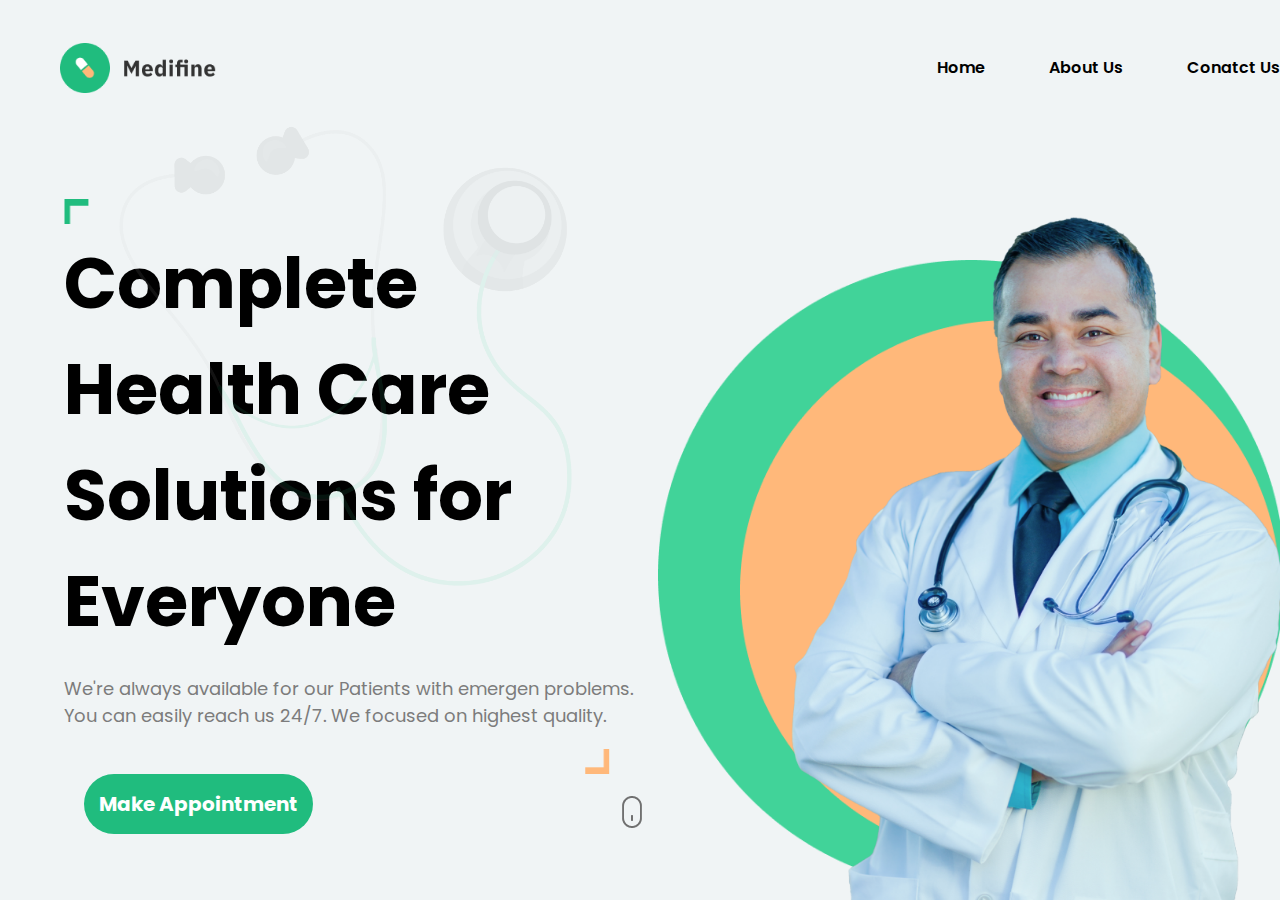
<file: index.html>
<!DOCTYPE html>
<html lang="en">
  <head>
    <meta charset="UTF-8" />
    <meta http-equiv="X-UA-Compatible" content="IE=edge" />
    <meta name="viewport" content="width=device-width, initial-scale=1.0" />
    <!-- google fonts -->
    <link rel="preconnect" href="https://fonts.googleapis.com" />
    <link rel="preconnect" href="https://fonts.gstatic.com" crossorigin />
    <link
      href="https://fonts.googleapis.com/css2?family=Poppins:ital,wght@0,100;0,200;0,300;0,400;0,500;0,600;0,700;0,800;0,900;1,100;1,800&display=swap"
      rel="stylesheet"
    />
    <!-- titel tag   -->
    <title>Hospital page</title>

    <link rel="stylesheet" href="./style/style.css" />
  </head>
  <body>
    <nav class="nav-bar">
      <img src="./images/logo.png" alt="logo" />

      <ul class="nav-menu">
        <li><a href="index.html">Home</a></li>
        <li><a href="about.html">About Us</a></li>
        <li><a href="conatactus.html">Conatct Us</a></li>
      </ul>
    </nav>
    <!-- main section  -->

    <main class="hero-section">

      <!-- right section  -->
      <section class="left-section">
        <img class="topAngle" src="./images/topAngle.png" alt="topAngle" />
        <h1>Complete Health  Care Solutions for  Everyone</h1>
        <p>
          We're always available for our Patients with emergen problems. You can
          easily reach  us 24/7. We focused on highest quality.
        </p>
        <img class="bottomAngle" src="./images/bottomAngle.png" alt="bottomAngle" />
        <br>
        <img class="stethoscope" src="./images/stethoscope.png" alt="stethoscope" />

        <button class="btn">Make Appointment</button>
        <img class="mouse" src="./images/mouse.png" alt="mouse">
      </section>
      <!-- LEFT SECTION -->
      <section class="right-section">
        <img class="greenBox" src="./images/greenBox.png" alt="greenBox">
        <img class="yellowBox" src="./images/yellowBox.png" alt="yellowBox">
        <img class="doctor" src="./images/doctor.png" alt="doctor">

      </section>
    </main>
  </body>
</html>
</file>
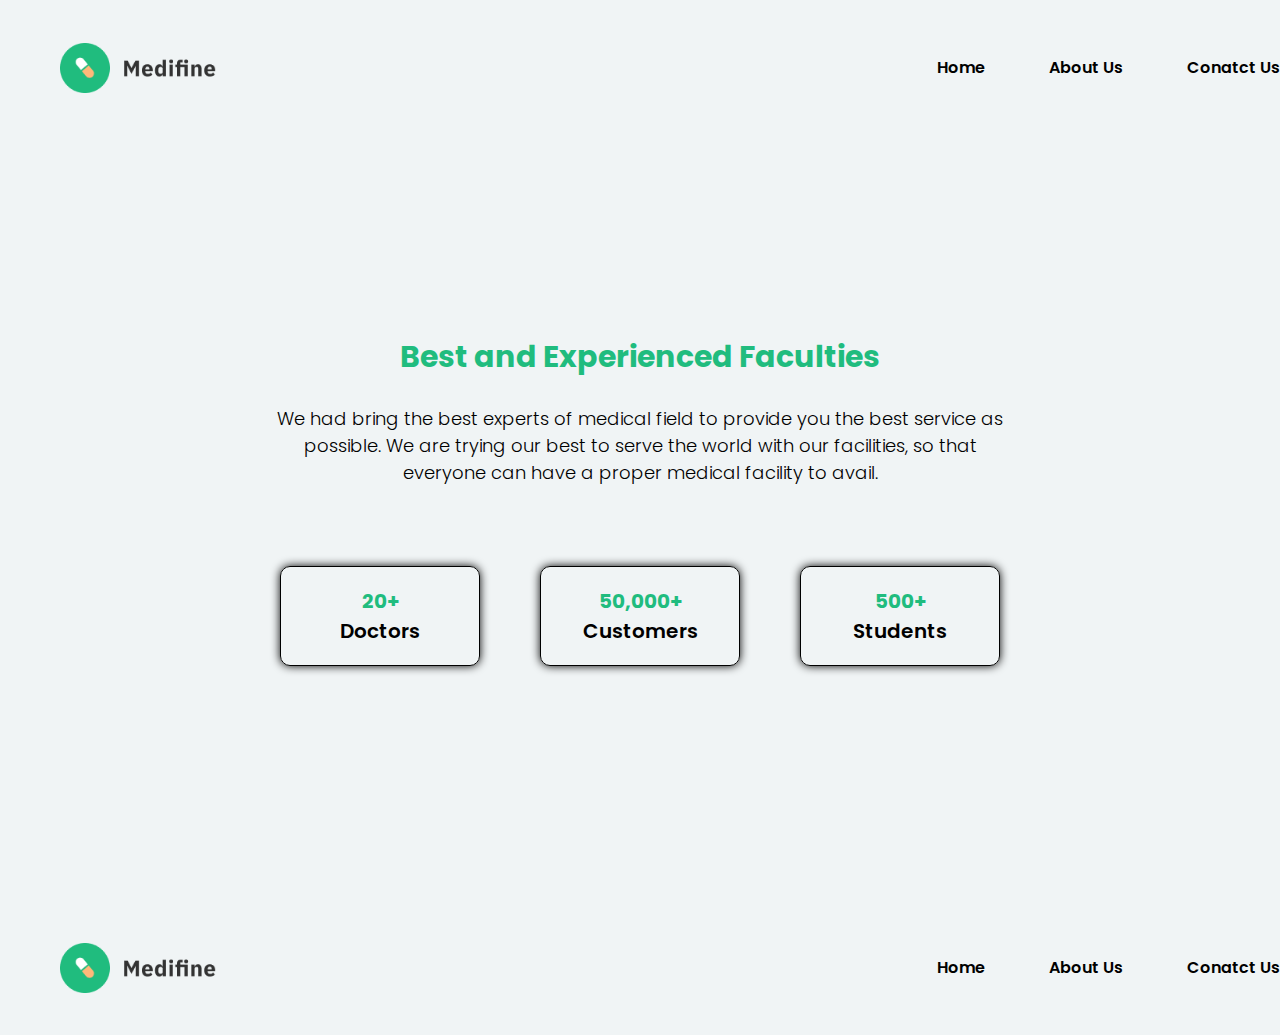
<file: about.html>
<!DOCTYPE html>
<html lang="en">
  <head>
    <meta charset="UTF-8" />
    <meta http-equiv="X-UA-Compatible" content="IE=edge" />
    <meta name="viewport" content="width=device-width, initial-scale=1.0" />
    <!-- google fonts -->
    <link rel="preconnect" href="https://fonts.googleapis.com" />
    <link rel="preconnect" href="https://fonts.gstatic.com" crossorigin />
    <link
      href="https://fonts.googleapis.com/css2?family=Poppins:ital,wght@0,100;0,200;0,300;0,400;0,500;0,600;0,700;0,800;0,900;1,100;1,800&display=swap"
      rel="stylesheet"
    />
    <!-- titel tag   --><!DOCTYPE html>
<html lang="en">
  <head>
    <meta charset="UTF-8" />
    <meta http-equiv="X-UA-Compatible" content="IE=edge" />
    <meta name="viewport" content="width=device-width, initial-scale=1.0" />
    <!-- google fonts -->
    <link rel="preconnect" href="https://fonts.googleapis.com" />
    <link rel="preconnect" href="https://fonts.gstatic.com" crossorigin />
    <link
      href="https://fonts.googleapis.com/css2?family=Poppins:ital,wght@0,100;0,200;0,300;0,400;0,500;0,600;0,700;0,800;0,900;1,100;1,800&display=swap"
      rel="stylesheet"
    />
    <!-- titel tag   -->
    <title>About Us</title>

    <link rel="stylesheet" href="./style/style.css" />
  </head>
  <body>
    <nav class="nav-bar">
      <img src="./images/logo.png" alt="logo" />

      <ul class="nav-menu">
        <li><a href="index.html">Home</a></li>
        <li><a href="about.html">About Us</a></li>
        <li><a href="conatactus.html">Conatct Us</a></li>
      </ul>
    </nav>
    <!-- about main section  -->
    <section class="about-hero-section">
        <div>
      <h1>Best and Experienced Faculties</h1>
      <p>
        We had bring the best experts of medical field to provide you the best
        service as <br> possible. We are trying our best to serve the world with our
        facilities, so that <br> everyone can have a proper medical facility to
        avail.
      </p>
    </div>

      <div class="card-section">
        <div  class="achievementCard"><span>20+</span> Doctors</div>
        <div class="achievementCard"><span>50,000+</span> Customers</div>
        <div class="achievementCard">
          <span>500+ </span>
          Students
        </div>
      </div>
    </section>
  </body>
</html>

    <title>About Us</title>

    <link rel="stylesheet" href="./style/style.css" />
  </head>
  <body>
    <nav class="nav-bar">
      <img src="./images/logo.png" alt="logo" />

      <ul class="nav-menu">
        <li><a href="index.html">Home</a></li>
        <li><a href="about.html">About Us</a></li>
        <li><a href="conatactus.html">Conatct Us</a></li>
      </ul>
    </nav>

    <!-- About Us -->
    <section class=""></section>

    
  </body>
</html>
</file>
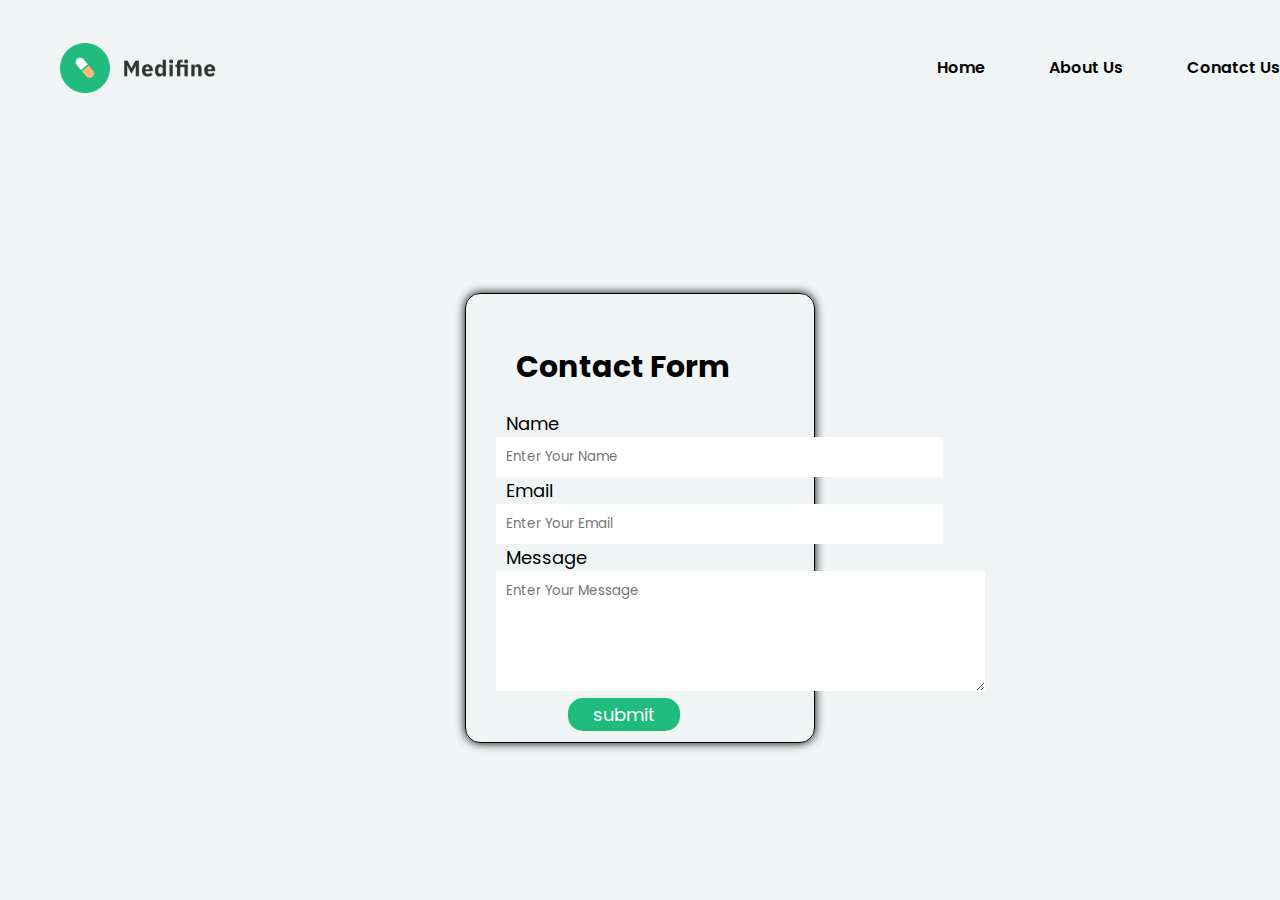
<file: conatactus.html>
<!DOCTYPE html>
<html lang="en">
  <head>
    <meta charset="UTF-8" />
    <meta http-equiv="X-UA-Compatible" content="IE=edge" />
    <meta name="viewport" content="width=device-width, initial-scale=1.0" />
    <!-- google fonts -->
    <link rel="preconnect" href="https://fonts.googleapis.com" />
    <link rel="preconnect" href="https://fonts.gstatic.com" crossorigin />
    <link
      href="https://fonts.googleapis.com/css2?family=Poppins:ital,wght@0,100;0,200;0,300;0,400;0,500;0,600;0,700;0,800;0,900;1,100;1,800&display=swap"
      rel="stylesheet"
    />
    <!-- titel tag   -->
    <title>About Us</title>

    <link rel="stylesheet" href="./style/style.css" />
  </head>
  <body>
    <nav class="nav-bar">
      <img src="./images/logo.png" alt="logo" />

      <ul class="nav-menu">
        <li><a href="index.html">Home</a></li>
        <li><a href="about.html">About Us</a></li>
        <li><a href="conatactus.html">Conatct Us</a></li>
      </ul>
    </nav>
    <!-- about main section  -->
    <section class="conatact-hero-section">

      <div class="from-container">
      <form >
        <h1>Contact Form</h1>
        <div>
            <label for="">  Name</label> <br>
            <input size="35" type="text" placeholder="Enter Your Name"  cols="30">
            

        </div>
        <div>
            <label for="">  Email</label><br>
            <input size="35" type="text" placeholder="Enter Your Email"  cols="30">


        </div>
        <div>
            <label for="">  Message</label><br>
            <textarea name="" id="" cols="40" rows="5" placeholder="Enter Your Message"></textarea>


        </div>
        <button>submit</button>
      </form>
    </div>
    </section>
  </body>
</html>
</file>
<file: style/style.css>
*{
    padding:  0;
    margin: 0;
    box-sizing: border-box;
    font-family: 'Poppins', sans-serif;
}

body{
    max-width: 1440px;
     background-color: #f0f4f5;
     overflow: hidden;
     margin: auto;
}
nav{
    display: flex;
    align-items: center;
    justify-content: space-between;
    height: 15vh;
}

.nav-menu{
    display: flex;
    gap: 4rem;
    list-style: none;
}
a{
    text-decoration: none;
    color: black;
    font-weight: 600;
}
img[alt= "logo"]{
    height:50px;
    margin-left: 60px;
}
/* hero section designing */

.hero-section{
    display: flex;
    height: 85vh;
}


.hero-section section {
    width: 50%;
}

.hero-section h1{
    font-size: 70px;
}

.left-section{
    margin: 5%;
    position: relative;
}

.topAngle{
    height: 25px;
    width: 25px;
}

.left-section p {
    color: #7c7c7c;
    font-size: 18px;
    margin: 20px 0;
}

.bottomAngle{
    height: 25px;
    width: 25px;
    position: absolute;
    right:30px;
}

.stethoscope{
    position: absolute;
    width: 90%;
    right: 5%;
    top:-100px

}

.mouse{
    position: absolute;
    right:-10px;
    margin-top: 20px;
}


main section  button{
    
    padding: 15px;
    border-radius: 35px;
    background-color: #20BC7E;
    font-size:20px;
    font-weight: 700;
    color: #ffffff;
    border: 0;
    margin-left: 20px;
}

.greenBox{
      height: 70%;
    position: absolute;
    right: 0px;
    z-index: -2;
    bottom: 10px;
}
.yellowBox{
    height: 60%;
    z-index: -1;
    position: absolute;
    right: 0px;
    bottom: 40px;

    
}

.doctor{height: 80%;
    position: absolute;
    right:0px;
    bottom: 0;

}



/* designing about page */

.about-hero-section{
    height: 85vh;
    display: flex;
    flex-direction: column;
    align-items: center;
    justify-content: center;
    text-align: center;
}
.about-hero-section h1{
    margin: 25px;
    font-size: 30px;  
    color: #20BC7E;  
}

.about-hero-section p{
    font-size: 18px;
    font-weight: 300;
    margin: 20px;

}


.card-section{
    display: flex;
    align-items: center;
    justify-content: center;
    margin: 30px;
}

.achievementCard{
    height: 100px;
    width: 200px;
    font-weight: 600;
    font-size: 20px;
    border: 1px solid black;
    border-radius: 10px;
    box-shadow: 0 0 10px;
    margin: 30px;
    display: flex;
    align-items: center;
    justify-content: center;
    flex-direction: column;
}

span{
   display: block;
   color: #20BC7E;
   font-size: 20px;
   font-weight: 700;
}


/* conatct form */
.conatact-hero-section{
    display: flex  ;
    align-items: center;
    justify-content: center;
    height: 85vh;
    
    
}

.from-container{
    height: 450px;
    width: 350px;
    border: 1px solid black;
    padding: 30px;
    box-shadow: 0 0 10px black;
    border-radius: 15px;
    font-size: 18px;
}

.from-container h1 {
    font-size: 30px;
    padding: 20px;
}
 

.from-container div input {
    border: transparent;
}

.from-container div textarea {
    border: transparent;
}

label{
    padding: 10px;
}
input{
    padding: 10px;
}
textarea{
    padding: 10px;
}

button{
    padding: 3px;
    font-size: 18px;
    margin-left: 25%;
    padding-left: 25px;
    padding-right: 25px;
    background-color: #20BC7E;
    border: 0;
    color: #ffffff;
    border-radius: 15px;
}
</file>
